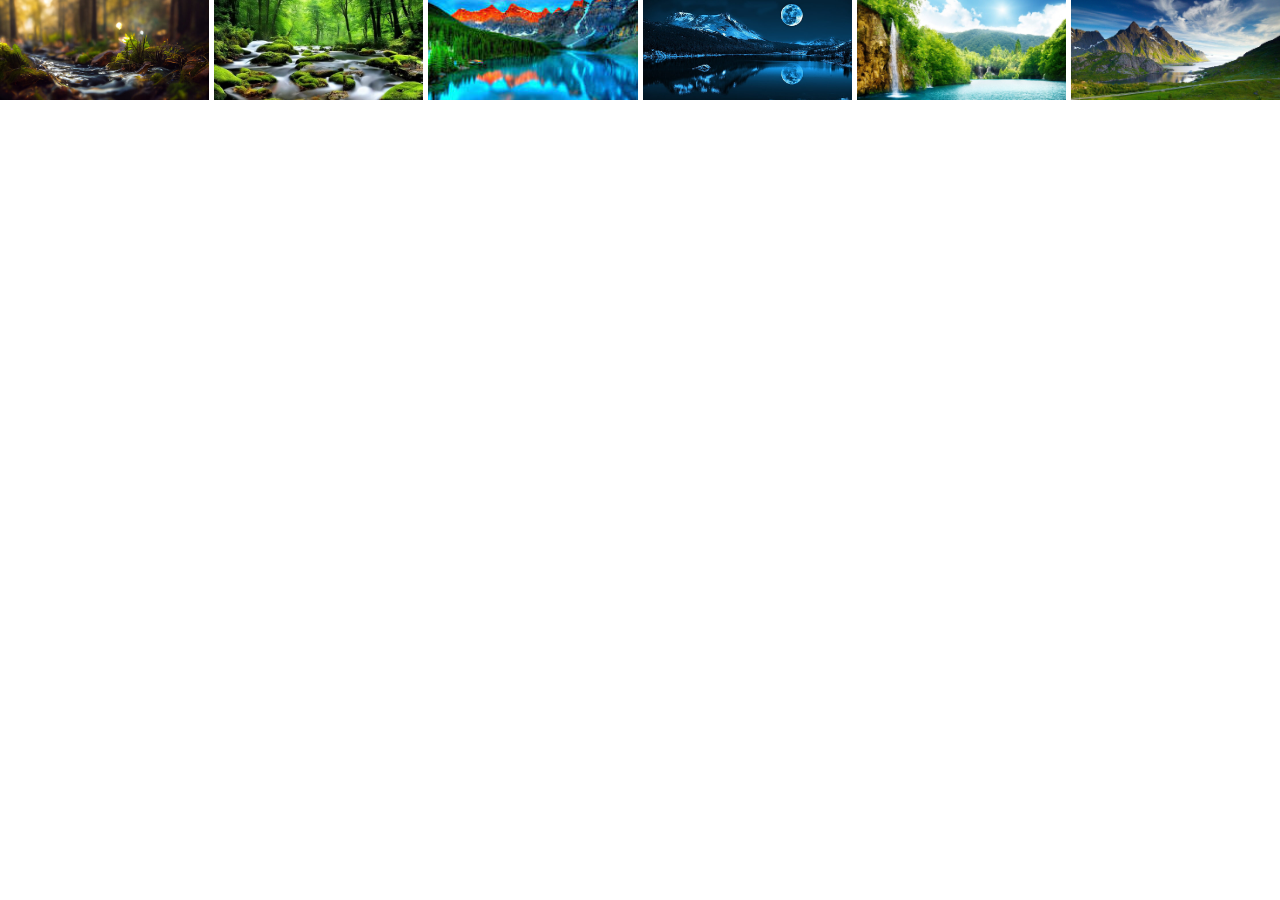
<file: habr/index.html>
<!DOCTYPE html>
<html lang="ru">

<head>
  <meta charset="UTF-8">
  <meta name="viewport" content="width=device-width, initial-scale=1.0">
  <link rel="stylesheet" href="styles/normalize.css">
  <link rel="stylesheet" href="styles/style.css">
  <title>Document</title>
</head>

<body>
  <div class="container">
    <div><img src="img/360_F_535473874_OWCa2ohzXXNZgqnlzF9QETsnbrSO9pFS.jpg"></div>
    <div><img src="img/360_F_547978128_vqEEUYBr1vcAwfRAqReZXTYtyawpgLcC.jpg">
    </div>
    <div><img src="img/images.jpg"></div>
    <div><img src="img/lake-blue-moonlight-moon-wallpaper-preview.jpg"></div>
    <div><img src="img/nature-2ygv7ssy2k0lxlzu.jpg"></div>
    <div><img src="img/nature-landscape.jpg"></div>
  </div>
</body>

</html>
</file>
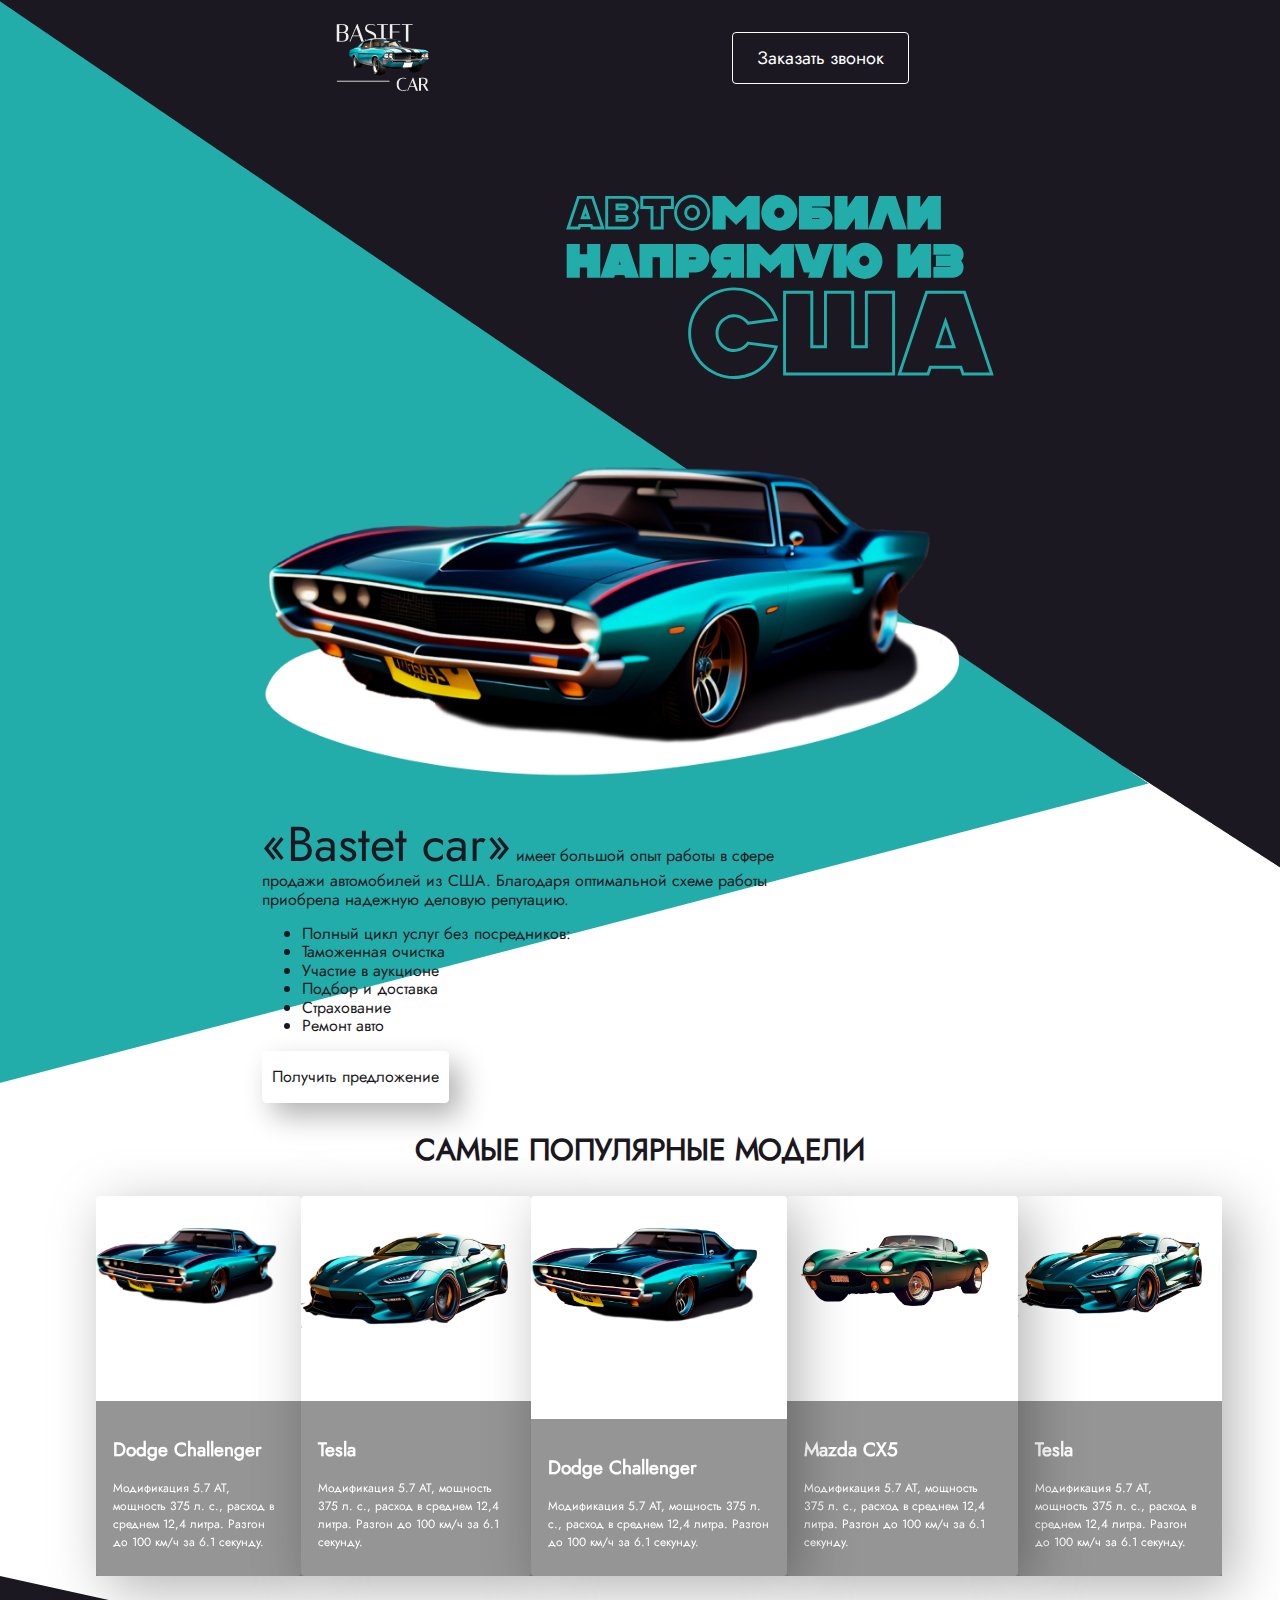
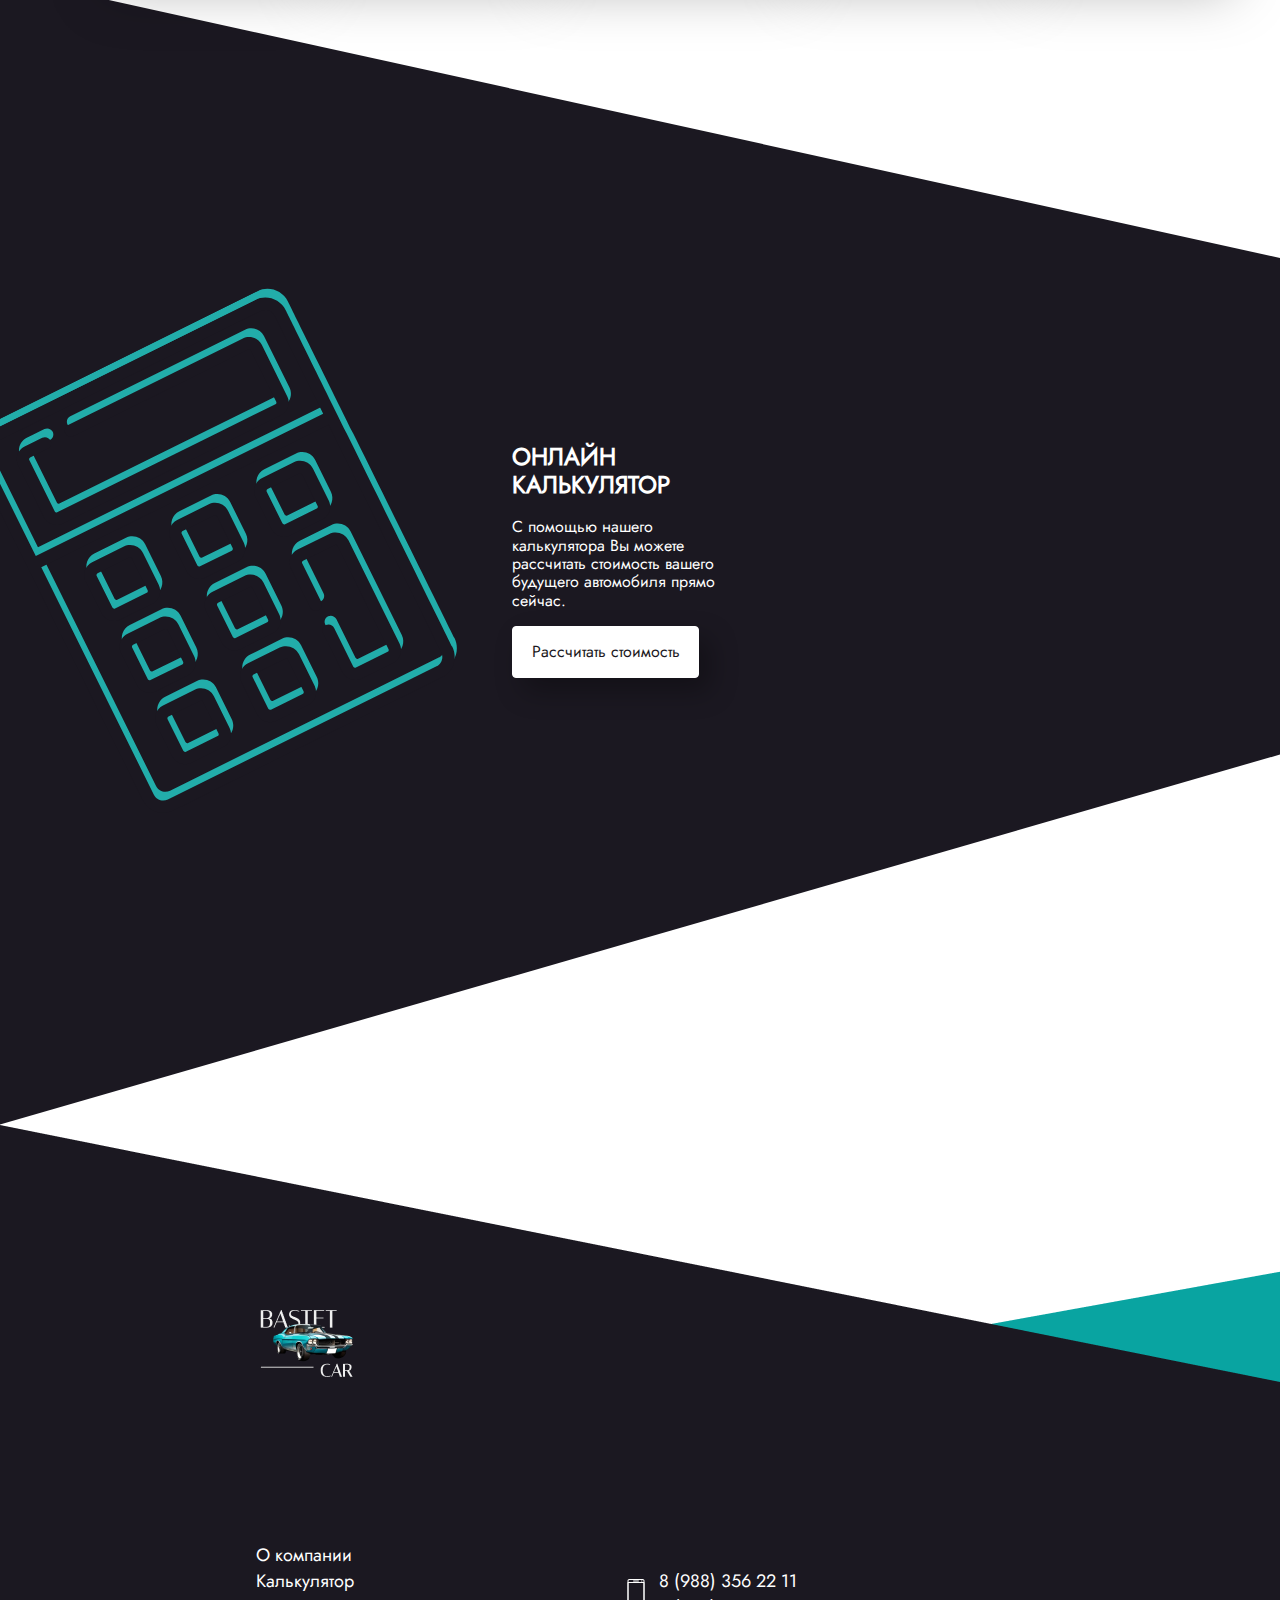
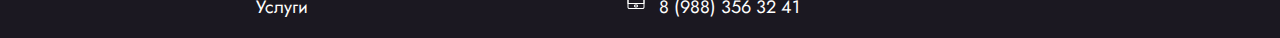
<file: landing/index.html>
<!DOCTYPE html>
<html lang="ru">

<head>
  <meta charset="UTF-8">
  <meta name="viewport" content="width=device-width, initial-scale=1.0">
  <link rel="stylesheet" href="assets/styles/normalize.css">
  <link rel="stylesheet" href="assets/styles/style.css">
  <title>Document</title>
</head>

<body>
  <div class="root">
    <header class="header root_section">
      <img src="assets/images/logo.png" alt="logo" class="logo">
      <nav class="navigation">
        <ul class="nav_wrap">
          <li class="nav_item"><a href="#" class="nav_link">О компании</a></li>
          <li class="nav_item"><a href="#" class="nav_link">Калькулятор</a></li>
          <li class="nav_item"><a href="#" class="nav_link">Услуги</a></li>
        </ul>
      </nav>
      <div class="header_contact">
        <img src="assets/images/smartphone.svg" alt="icon cellphone" class="header_img">
        <p class="header_phone">8 (988) 356 22 11 8 (988) 356 32 41</p>
      </div>
      <button class="button">Заказать звонок</button>
    </header>
    <main class="main">
      <img src="assets/images/us_car.svg" alt="usa car" class="main_texts">
      <img src="assets/images/dodge_main.png" alt="dodge on white bg" class="main_car">
      <div class="main_info">
        <p><span class="main_info main_title">«Bastet car»</span> имеет большой опыт работы в сфере продажи автомобилей
          из США.
          Благодаря оптимальной
          схеме работы
          приобрела надежную деловую репутацию.</p>
        <ul class="list_wrap">
          <li class="list_item">Полный цикл услуг без посредников:</li>
          <li class="list_item">Таможенная очистка</li>
          <li class="list_item">Участие в аукционе</li>
          <li class="list_item">Подбор и доставка</li>
          <li class="list_item">Страхование</li>
          <li class="list_item">Ремонт авто</li>
        </ul>
        <button class="button button_main">Получить предложение</button>
      </div>
    </main>
    <article>
      <div class="slider_container">
        <h2 class="slider_title">САМЫЕ ПОПУЛЯРНЫЕ МОДЕЛИ</h2>
        <div class="slider">
          <section class="slider_card card1"> <img src="assets/images/dodge.png" alt="dodge" class="slider_img">
            <div class="card_bg">
              <h3 class="card_title">Dodge Challenger</h3>
              <p class="card_description">Модификация 5.7 АТ, мощность 375 л. с., расход в среднем 12,4
                литра.
                Разгон до 100 км/ч за 6.1 секунду.
              </p>
            </div>
          </section>
          <section class="slider_card card2"> <img src="assets/images/tesla.png" alt="tesla" class="slider_img">
            <div class="card_bg">
              <h3 class="card_title">Tesla</h3>
              <p class="card_description">Модификация 5.7 АТ, мощность 375 л. с., расход в среднем 12,4
                литра.
                Разгон до 100 км/ч за 6.1 секунду.
              </p>
            </div>
          </section>
          <section class="slider_card card3"> <img src="assets/images/dodge.png" alt="dodge" class="slider_img">
            <div class="card_bg">
              <h3 class="card_title">Dodge Challenger</h3>
              <p class="card_description">Модификация 5.7 АТ, мощность 375 л. с., расход в среднем 12,4
                литра.
                Разгон до 100 км/ч за 6.1 секунду.
              </p>
            </div>
          </section>
          <section class="slider_card card4"> <img src="assets/images/mazda.png" alt="Mazda" class="slider_img">
            <div class="card_bg">
              <h3 class="card_title">Mazda CX5</h3>
              <p class="card_description">Модификация 5.7 АТ, мощность 375 л. с., расход в среднем 12,4
                литра.
                Разгон до 100 км/ч за 6.1 секунду.
              </p>
            </div>
          </section>
          <section class="slider_card card5"> <img src="assets/images/tesla.png" alt="tesla" class="slider_img">
            <div class="card_bg">
              <h3 class="card_title">Tesla</h3>
              <p class="card_description">Модификация 5.7 АТ, мощность 375 л. с., расход в среднем 12,4
                литра.
                Разгон до 100 км/ч за 6.1 секунду.
              </p>
            </div>
          </section>
        </div>
      </div>
    </article>
    <section class="calculator">
      <img class="calculator_img" src="assets/images/calc.svg" alt="calculator">
      <div class="calculator_paragraph">
        <h2 class="calculator_title">ОНЛАЙН КАЛЬКУЛЯТОР</h2>
        <p class="calculator_description">С помощью нашего калькулятора Вы можете рассчитать стоимость вашего будущего
          автомобиля прямо сейчас.</p>
        <button class="button button_main">Рассчитать стоимость</button>
      </div>
    </section>
    <footer class="footer root_section">
      <img class="logo" src="assets/images/logo.png" alt="logo">
      <nav class="navigation footer_navigation">
        <ul class="nav_wrap footer_nav_wrap">
          <li class="nav_item"><a href="#" class="nav_link">О компании</a></li>
          <li class="nav_item"><a href="#" class="nav_link">Калькулятор</a></li>
          <li class="nav_item"><a href="#" class="nav_link">Услуги</a></li>
        </ul>
      </nav>
      <div class="header_contact footer_contact">
        <img src="assets/images/smartphone.svg" alt="icon cellphone" class="header_img">
        <p class="header_phone">8 (988) 356 22 11 8 (988) 356 32 41</p>
      </div>
    </footer>
  </div>
</body>

</html>
</file>
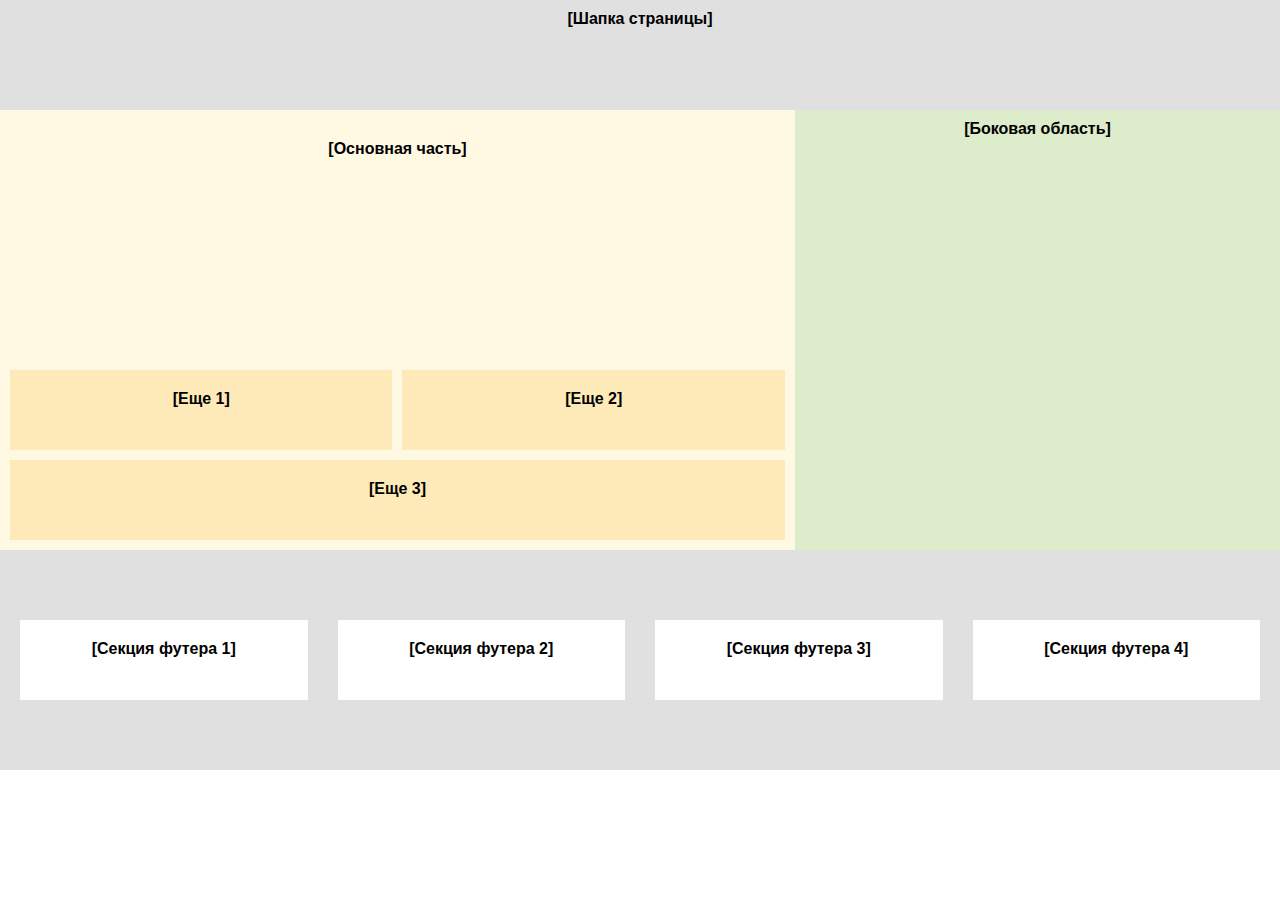
<file: test page adaptive/index.html>
<!DOCTYPE html>
<html lang="en">

<head>
  <meta charset="UTF-8" />
  <meta name="viewport" content="width=device-width, initial-scale=1.0" />
  <link rel="stylesheet" href="assets/styles/normalize.css" />
  <link rel="stylesheet" href="assets/styles/style.css" />
  <title>test page</title>
</head>

<body>
  <div class="wrapper">
    <header>[Шапка страницы]</header>
    <main>
      <section class="main mains1">[Основная часть]</section>
      <section class="main mains2">[Еще 1]</section>
      <section class="main mains3">[Еще 2]</section>
      <section class="main mains4">[Еще 3]</section>
    </main>
    <aside>[Боковая область]</aside>
    <footer class="footer">
      <section class="footers">[Секция футера 1]</section>
      <section class="footers">[Секция футера 2]</section>
      <section class="footers">[Секция футера 3]</section>
      <section class="footers">[Секция футера 4]</section>
    </footer>
  </div>
</body>

</html>
</file>
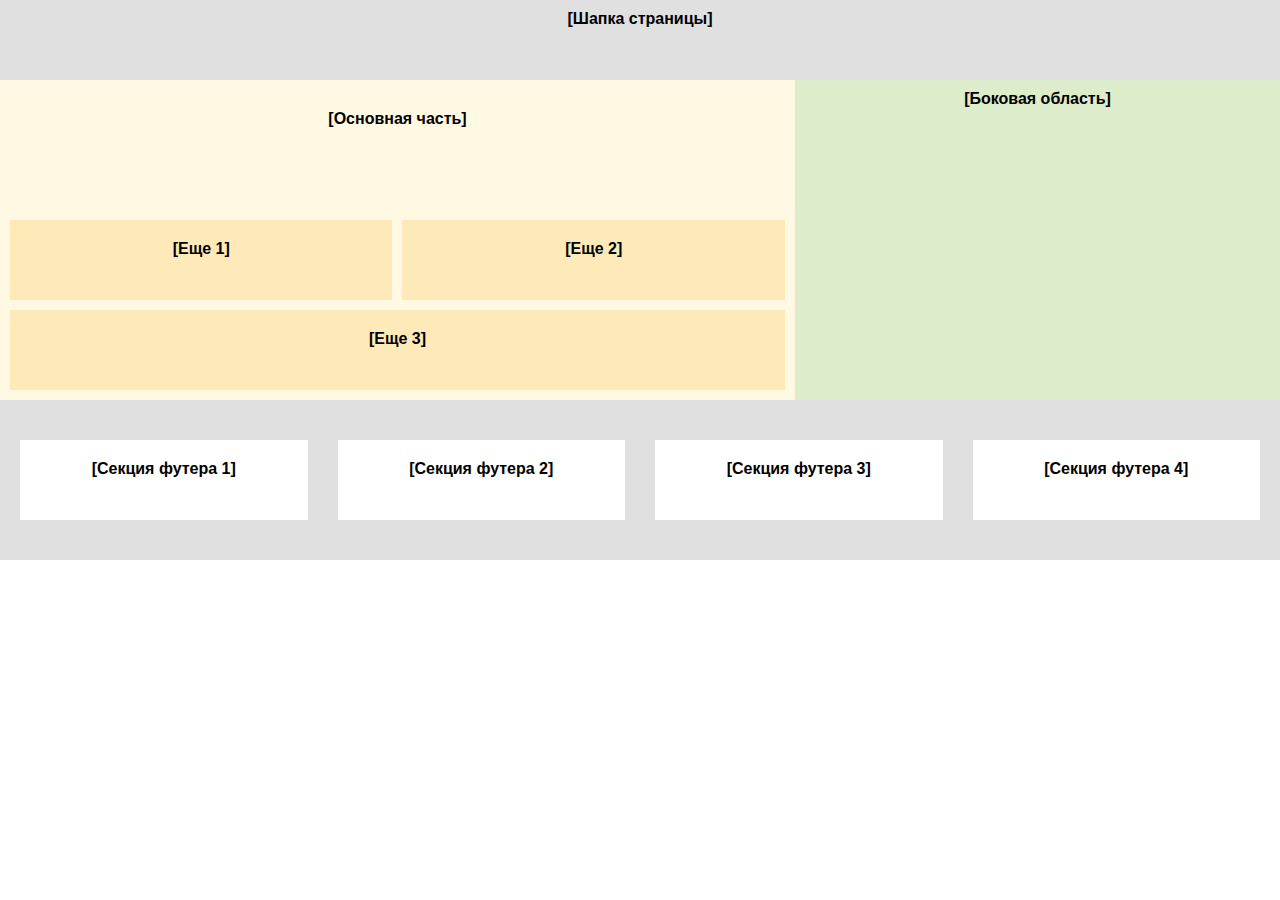
<file: test page/index.html>
<!DOCTYPE html>
<html lang="en">

<head>
  <meta charset="UTF-8" />
  <meta name="viewport" content="width=device-width, initial-scale=1.0" />
  <link rel="stylesheet" href="assets/styles/normalize.css" />
  <link rel="stylesheet" href="assets/styles/style.css" />
  <title>test page</title>
</head>

<body>
  <div class="wrapper">
    <header>[Шапка страницы]</header>
    <main>
      <section class="main mains1">[Основная часть]</section>
      <section class="main mains2">[Еще 1]</section>
      <section class="main mains3">[Еще 2]</section>
      <section class="main mains4">[Еще 3]</section>
    </main>
    <aside>[Боковая область]</aside>
    <footer>
      <section class="footers">[Секция футера 1]</section>
      <section class="footers">[Секция футера 2]</section>
      <section class="footers">[Секция футера 3]</section>
      <section class="footers">[Секция футера 4]</section>
    </footer>
  </div>
</body>

</html>
</file>
<file: habr/styles/style.css>
.container {
  display: grid;
  grid-gap: 5px;
  grid-template-columns: repeat(auto-fit, minmax(100px, 1fr));
  grid-template-rows: repeat(2, 100px);
  font-size: 30px;
  color: aliceblue;
  text-align: center;
}
.container > div > img {
  width: 100%;
  height: 100%;
  object-fit: cover;
}
</file>
<file: landing/assets/styles/style.css>
@font-face {
  font-family: "Jost";
  src: url("../fonts/Jost-VariableFont_wght.woff") format("woff");
}
* {
  font-family: "Jost", Helvetica, sans-serif;
}
.root {
  background-image: url(../images/Vector.png);
  background-repeat: no-repeat;
}
.root_section {
  max-width: 1920px;
  justify-content: space-around;
  align-items: center;
  display: flex;
  color: #fff;
  font-size: 18px;
  font-style: normal;
  font-weight: 400;
  line-height: normal;
  height: 116px;
  padding-left: 256px;
  padding-right: 295px;
  padding-bottom: 77px;
}
.main {
  max-width: 1920px;
  display: grid;
  color: #fff;
  grid-template-columns: 1fr 2fr;
  grid-template-rows: 1fr 1fr;
  padding-left: 262px;
  padding-right: 259px;
  align-items: baseline;
}
.calculator {
  display: flex;
  background-image: url(../images/Polygon.svg);
  color: #fff;
  justify-content: flex-start;
  align-items: center;
  height: 1149px;
}
.calculator_paragraph {
  width: 18vw;
}
.calculator_img {
  width: 40vw;
}
.footer {
  grid-template-columns: 1fr 1fr;
  grid-template-rows: 1fr 1fr;
  display: grid;
  background-image: url(../images/Vector_f.png);
  background-repeat: no-repeat;
  height: 513px;
  justify-items: start;
  padding-bottom: 0;
  justify-content: start;
  align-content: center;
  align-items: end;
}
.nav_wrap {
  display: flex;
  column-gap: 50px;
}
.nav_item {
  list-style-type: none;
}
.nav_link {
  color: #fff;
  text-decoration: none;
}
.button {
  background-color: transparent;
  border-radius: 4px;
  border: 1px solid #fff;
  width: 177px;
  height: 52px;
  color: #fff;
}
.button_main {
  border-radius: 4px;
  background: #fff;
  box-shadow: 11px 13px 28px 0px rgba(0, 0, 0, 0.3);
  color: #1b1821;
  width: 187px;
}
.header_contact {
  column-gap: 8px;
  align-items: center;
  display: flex;
  flex-direction: row;
  flex-wrap: nowrap;
  width: 181px;
  justify-content: flex-end;
}
.main_title {
  font-size: 49px;
}
.main_texts {
  grid-column: 2/3;
  grid-row: 1/2;
  justify-self: start;
  width: 60%;
}
.main_car {
  grid-column: 2/3;
  grid-row: 1/2;
  width: 80%;
  align-self: end;
  justify-self: end;
}
.main_info {
  width: 70%;
}
.slider_container {
  display: flex;
  flex-direction: column;
  align-items: center;
}

.slider {
  display: flex;
  align-items: center;
  max-width: 85vw;
}

.slider_title {
  color: #1b1821;
  font-size: 30px;
  font-style: normal;
  font-weight: 700;
  line-height: normal;
}
.slider_card {
  display: grid;
  border-radius: 4px;
  background-color: #fff;
  color: #fff;
  filter: drop-shadow(11px 13px 28px rgba(0, 0, 0, 0.3));
}
.slider_img {
  width: 90%;
  margin-top: 32px;
  grid-row: 1/3;
  grid-column: 1/2;
}
.card_bg {
  background-color: rgba(20, 20, 20, 0.45);
  border-radius: 0;
  padding: 19px 17px 13px 17px;
  max-height: 50%;
  grid-row: 1/3;
  grid-column: 1/2;
  align-self: end;
}
.card_description {
  color: #fff;
  font-size: 12px;
  font-style: normal;
  font-weight: 300;
  line-height: normal;
}
.footer_nav_wrap {
  display: flex;
  flex-direction: column;
  padding-left: 0;
}
.footer_contact {
  grid-row: 2/3;
  grid-column: 2/3;
}
.footer_navigation {
  grid-row: 2/3;
  grid-column: 1/2;
}
.card3 {
  z-index: 2;
  height: 348px;
  width: 509px;
  min-width: 20vw;
}
.card2,
.card4 {
  z-index: 1;
  height: 284px;
  width: 432px;
  min-width: 18vw;
}
.card1,
.card5 {
  height: 220px;
  width: 432px;
  min-width: 16vw;
}
@media screen and (max-width: 1600px) and (min-width: 1480px) {
  .main_info {
    width: 100%;
  }
}
@media screen and (max-width: 1479px) and (min-width: 1301px) {
  .main {
    grid-template-rows: 1fr 1fr 1fr;
    color: #1b1821;
  }
  .header_contact {
    display: none;
  }
  .footer_contact {
    display: flex;
  }
  .main_texts {
    grid-row: 1/3;
    grid-column: 1/3;
    justify-self: end;
    width: 60%;
  }
  .main_car {
    grid-row: 1/3;
    grid-column: 1/3;
    width: 55vw;
  }
  .main_info {
    grid-row: 3/4;
    grid-column: 1/3;
  }
}
@media screen and (max-width: 1300px) and (min-width: 1220px) {
  .main {
    grid-template-rows: 1fr 1fr 1fr;
    color: #1b1821;
  }
  .header_contact {
    display: none;
  }
  .main_texts {
    grid-row: 1/3;
    grid-column: 1/3;
    justify-self: end;
    width: 60%;
  }
  .main_car {
    grid-row: 1/3;
    grid-column: 1/3;
    width: 55vw;
    justify-self: start;
  }
  .main_info {
    grid-row: 3/4;
    grid-column: 1/3;
  }
  .header_contact {
    display: none;
  }
  .nav_wrap {
    display: none;
  }
  .footer_contact {
    display: flex;
  }
  .footer_nav_wrap {
    display: flex;
  }
  .card1,
  .card3,
  .card2,
  .card4,
  .card5 {
    height: 380px;
    width: 60vw;
  }
}
@media screen and (max-width: 1221px) and (min-width: 870px) {
  .root_section {
    padding-left: 20px;
    padding-right: 20px;
  }
  .main {
    grid-template-rows: 1fr 1fr 1fr;
    color: #1b1821;
    padding-left: 20px;
    padding-right: 20px;
  }
  .header_contact {
    display: none;
  }
  .main_texts {
    grid-row: 1/3;
    grid-column: 1/3;
    justify-self: end;
    width: 50%;
  }
  .main_car {
    grid-row: 1/3;
    grid-column: 1/3;
    width: 55vw;
    align-self: end;
    justify-self: start;
  }
  .main_info {
    grid-row: 3/4;
    grid-column: 1/3;
  }
  .header_contact {
    display: none;
  }
  .nav_wrap {
    display: none;
  }
  .footer_nav_wrap {
    display: flex;
  }
  .card1,
  .card3,
  .card2,
  .card4,
  .card5 {
    height: 380px;
    width: 60vw;
  }
  .footer_contact {
    display: flex;
  }
}
@media screen and (max-width: 869px) {
  .root {
    background-image: none;
    background-color: #1b1821;
  }
  .root_section {
    padding-left: 20px;
    padding-right: 20px;
  }
  .main {
    grid-template-rows: 1fr 1fr 1fr;
    color: #fff;
    padding-left: 20px;
    padding-right: 20px;
    max-height: 700px;
  }
  .header_contact {
    display: none;
  }
  .main_texts {
    grid-row: 1/3;
    grid-column: 1/3;
    justify-self: center;
    width: 60%;
    min-width: 250px;
  }
  .main_car {
    grid-row: 1/3;
    grid-column: 1/3;
    width: 65vw;
    min-width: 250px;
    align-self: end;
    justify-self: center;
  }
  .main_info {
    grid-row: 3/4;
    grid-column: 1/3;
    width: 100%;
    align-self: start;
  }
  .header_contact {
    display: none;
  }
  .footer_contact {
    display: flex;
  }
  .nav_wrap {
    display: none;
  }
  .logo {
    width: 60px;
  }
  .footer_nav_wrap {
    display: flex;
  }
  .slider {
    display: flex;
    row-gap: 10px;
    flex-direction: column;
    align-items: center;
    width: 90vw;
  }
  .card1,
  .card3,
  .card2,
  .card4,
  .card5 {
    height: 284px;
    width: 60vw;
  }
  .slider_title {
    color: #fff;
    padding-left: 20px;
    padding-right: 20px;
  }
}
</file>
<file: test page adaptive/assets/styles/style.css>
@font-face {
  font-family: "Jost";
  src: url("../fonts/Jost-Italic-VariableFont_wght.ttf") format("ttf"),
    url("../fonts/Jost-VariableFont_wght.ttf") format("ttf");
}

* {
  font-family: Jost, Helvetica, sans-serif;
}

@media screen and (min-width: 1024px) {
  .wrapper {
    display: grid;
    font-weight: 700;
    grid-template-rows: 1fr 4fr 2fr;
    grid-template-areas:
      "header header header"
      "main main aside"
      "footer footer footer";
  }
}

@media screen and (max-width: 1023px) and (min-width: 400px) {
  .footer {
    display: none;
  }
  .wrapper {
    display: grid;
    font-weight: 700;
    grid-template-areas:
      "header header"
      "main aside"
      "footer footer";
  }
}
@media screen and (max-width: 399px) {
  .footer {
    display: none;
  }
  .wrapper {
    display: grid;
    font-weight: 700;

    grid-template-areas:
      "header"
      "main"
      "aside";
  }
}
aside {
  text-align: center;
  background-color: #ddeccb;
  grid-area: aside;
  padding: 10px;
}
main {
  display: grid;
  background-color: #fff8e3;
  grid-area: main;
  padding: 10px;
  grid-template-rows: 3fr repeat(2, 1fr);
  grid-template-columns: 1fr 1fr;
  gap: 10px;
}

footer,
header {
  display: grid;
  background-color: #e0e0e0;
  text-align: center;
  padding: 10px;
}
header {
  grid-area: header;
}
footer {
  grid-area: footer;

  justify-content: center;
  align-content: center;
  gap: 10px;
  grid-template-columns: repeat(4, 1fr);
}
.main {
  background-color: #feeab9;
  text-align: center;
  height: 60px;

  padding-top: 20px;
}

.footers {
  background-color: #ffffff;
  margin-left: 10px;
  margin-right: 10px;
  height: 60px;
  padding-top: 20px;
}
.mains1 {
  grid-column: 1/3;
  background-color: #fff8e3;
}

.mains4 {
  grid-column: 1/3;
}
.pic {
  width: 100%;
  max-width: 100%;
}
</file>
<file: test page/assets/styles/style.css>
@font-face {
  font-family: "Jost";
  src: url("../fonts/Jost-Italic-VariableFont_wght.ttf") format("ttf"),
    url("../fonts/Jost-VariableFont_wght.ttf") format("ttf");
}

* {
  font-family: Jost, Helvetica, sans-serif;
}

.wrapper {
  display: grid;
  font-weight: 700;
  grid-template-rows: 1fr 4fr 2fr;
  grid-template-areas:
    "header header header"
    "main main aside"
    "footer footer footer";
}
aside {
  text-align: center;
  background-color: #ddeccb;
  grid-area: aside;
  padding: 10px;
}
main {
  display: grid;
  background-color: #fff8e3;
  grid-area: main;
  padding: 10px;
  grid-template-rows: 1.5fr repeat(2, 1fr);
  grid-template-columns: 1fr 1fr;
  gap: 10px;
}

footer,
header {
  display: grid;
  background-color: #e0e0e0;
  text-align: center;
  padding: 10px;
}
header {
  grid-area: header;
}
footer {
  grid-area: footer;

  justify-content: center;
  align-content: center;
  gap: 10px;
  grid-template-columns: repeat(4, 1fr);
}
.main {
  background-color: #feeab9;
  text-align: center;
  height: 60px;

  padding-top: 20px;
}

.footers {
  background-color: #ffffff;
  margin-left: 10px;
  margin-right: 10px;
  height: 60px;
  padding-top: 20px;
}
.mains1 {
  grid-column: 1/3;
  background-color: #fff8e3;
}

.mains4 {
  grid-column: 1/3;
}
</file>
